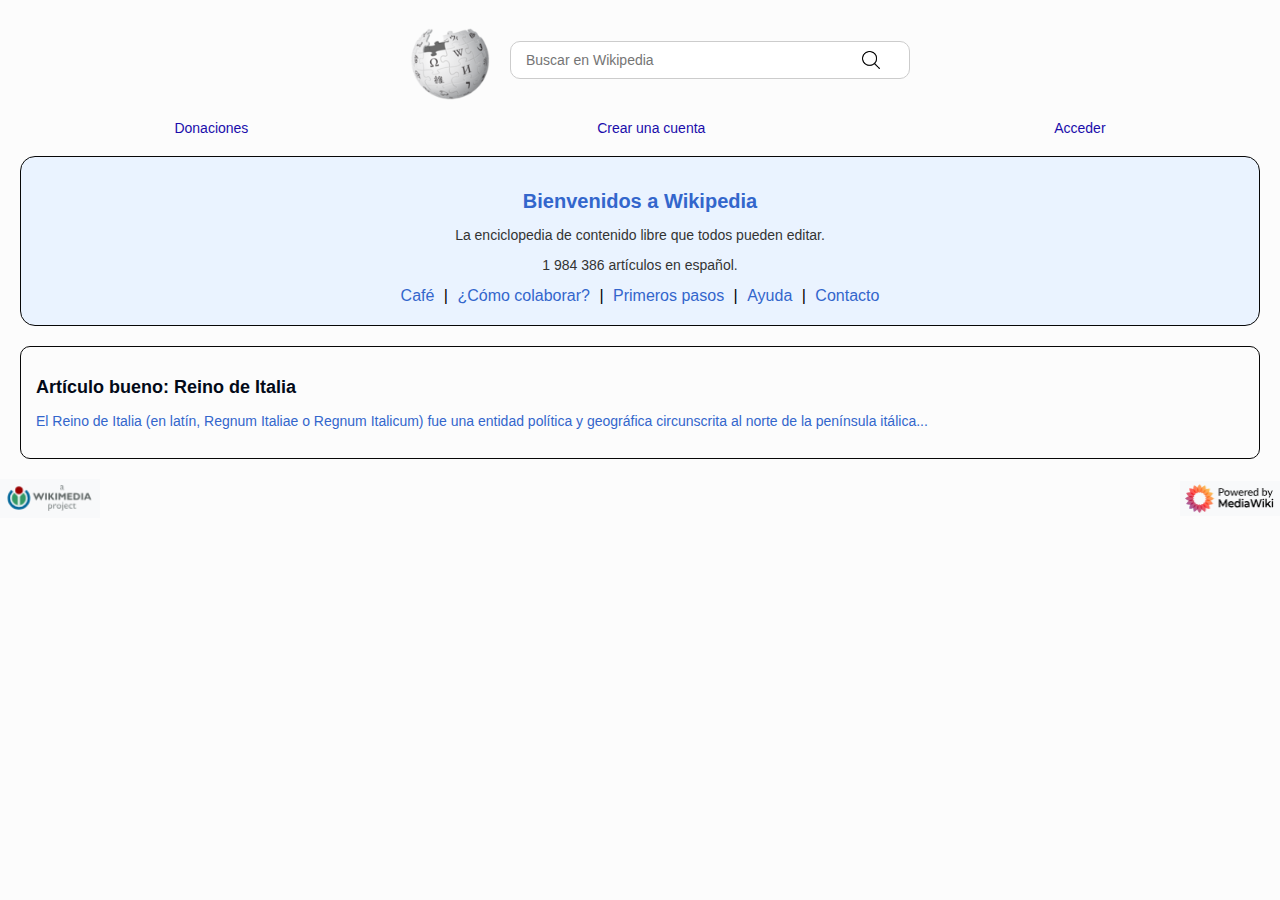
<file: index.html>
<!DOCTYPE html>
<html lang="es">

<head>
    <meta charset="UTF-8">
    <meta name="viewport" content="width=device-width, initial-scale=1.0">
    <title>Wikipedia</title>
    <link rel="stylesheet" href="Styles.css">
</head>

<body>
   

    <!-- Contenedor principal -->
    <div class="container">
        <header>
            <img src="imagenes/Wikipedia-logo.png" alt="Wikipedia Logo">
            <div class="search-bar">
                <input type="text" placeholder="Buscar en Wikipedia">
                <a href="Proyecto1.html">
                    <img src="imagenes/lupa.png" alt="Search Icon">
                </a>
            </div>
        </header>

        <nav class="nav-links">
            <a href="#">Donaciones</a>
            <a href="#">Crear una cuenta</a>
            <a href="#">Acceder</a>
        </nav>

        <div class="welcome-section">
            <h1>Bienvenidos a Wikipedia</h1>
            <p>La enciclopedia de contenido libre que todos pueden editar.</p>
            <p>1 984 386 artículos en español.</p>
            <div>
                <a href="#">Café</a> |
                <a href="#">¿Cómo colaborar?</a> |
                <a href="#">Primeros pasos</a> |
                <a href="#">Ayuda</a> |
                <a href="#">Contacto</a>
            </div>
        </div>

        <div class="article-section">
            <h2>Artículo bueno: Reino de Italia</h2>
            <p>El Reino de Italia (en latín, Regnum Italiae o Regnum Italicum) fue una entidad política y geográfica circunscrita al norte de la península itálica...</p>
        </div>

        <footer>
            <img src="imagenes/wiki-logo.png" alt="Wikimedia Logo">
            <img src="imagenes/wiki-logo1.png" alt="Powered by MediaWiki">
        </footer>
    </div>
</body>

</html>
</file>
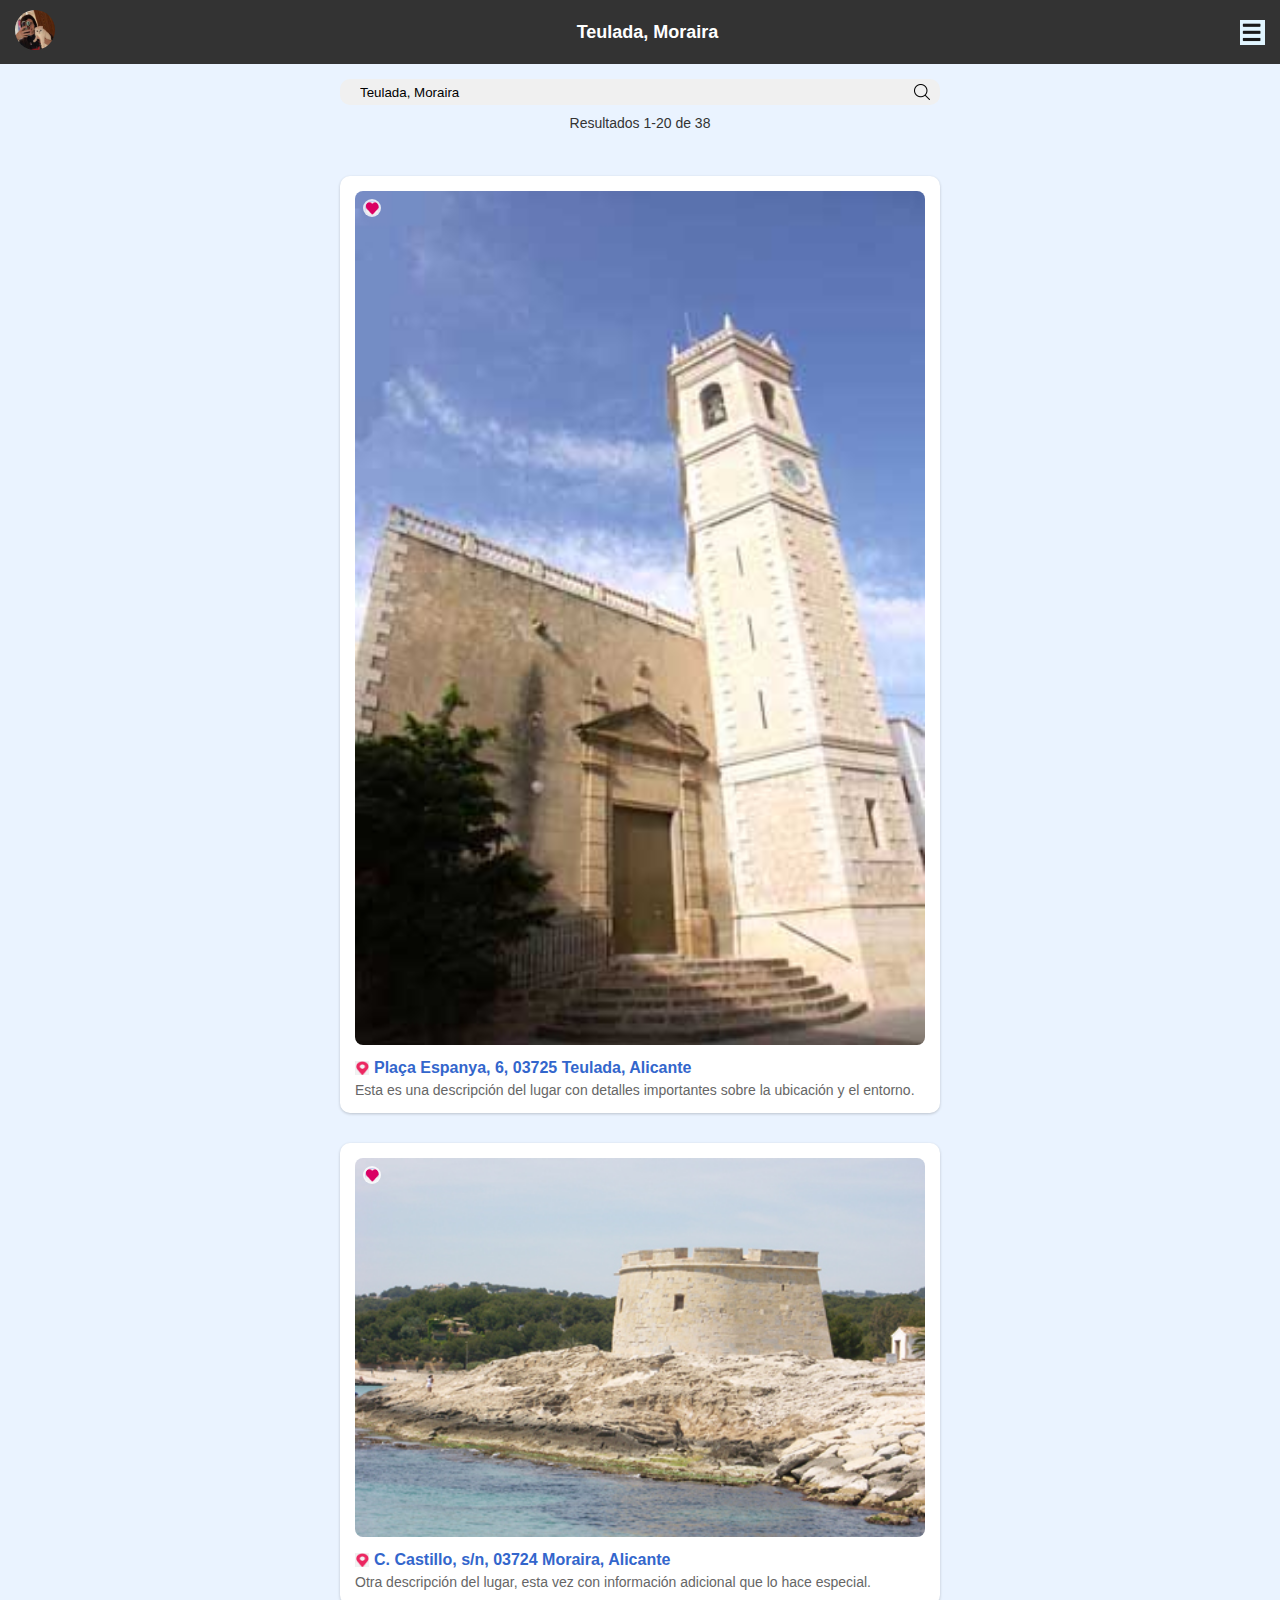
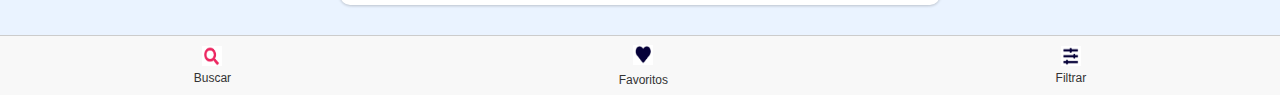
<file: Proyecto1.html>
<!DOCTYPE html>
<html lang="es">
<head>
    <meta charset="UTF-8">
    <meta name="viewport" content="width=device-width, initial-scale=1.0">
    <title>Resultados de Búsqueda</title>
    <link rel="stylesheet" href="Styles1.css">
</head>
<body>
    <!-- Barra superior -->
    <header class="top-bar">
        <a href="Proyecto4.html">
        <img class="profile-pic" src="imagenes/perfil.jpg" alt="Foto de perfil">
    </a>
        <h1>Teulada, Moraira</h1>
        <img class="menu-icon" src="imagenes/filtro1.png" alt="Icono de menú">
    </header>

    <!-- Barra de búsqueda -->
    <div class="search-container">
        <div class="search-bar">
            <input type="text" placeholder="Buscar..." value="Teulada, Moraira">
            <img class="close-icon" src="imagenes/lupa.png" alt="Icono cerrar búsqueda">
        </div>
        <p class="result-count">Resultados 1-20 de 38</p>
    </div>

    <!-- Resultados de búsqueda -->
    <main class="results">
        <div class="search-result">
            <div class="image-container">
                <a href="Proyecto2.html">
                <img src="imagenes/reloj.jpg" alt="Lugar 1" class="result-img">
            </a>
                <img class="favorite-icon" src="imagenes/corazon.png" alt="Icono de favorito">
            </div>
            <div class="result-info">
                <div class="location">
                    <img class="location-icon" src="imagenes/recorte.png" alt="Icono ubicación">
                    <h2>Plaça Espanya, 6, 03725 Teulada, Alicante</h2>
                </div>
                <p>Esta es una descripción del lugar con detalles importantes sobre la ubicación y el entorno.</p>
            </div>
        </div>

        <div class="search-result">
            <div class="image-container">
                <img src="imagenes/Castillo.jpg" alt="Lugar 2" class="result-img">
                <img class="favorite-icon" src="imagenes/corazon.png" alt="Icono de favorito">
            </div>
            <div class="result-info">
                <div class="location">
                    <img class="location-icon" src="imagenes/recorte.png" alt="Icono ubicación">
                    <h2>C. Castillo, s/n, 03724 Moraira, Alicante</h2>
                </div>
                <p>Otra descripción del lugar, esta vez con información adicional que lo hace especial.</p>
            </div>
        </div>
    </main>

    <!-- Barra de navegación inferior -->
    <footer class="bottom-nav">
        <div class="nav-item">
            <img src="imagenes/buscar.png" alt="Buscar">
            <p>Buscar</p>
        </div>
        <div class="nav-item">
            <a href="Proyecto5.html">
            <img src="imagenes/gusta.png" alt="Guardar">
        </a>
            <p>Favoritos</p>
        </div>
        <div class="nav-item">
            <img src="imagenes/filtrar.png" alt="Filtrar">
            <p>Filtrar</p>
        </div>
    </footer>
</body>
</html>
</file>
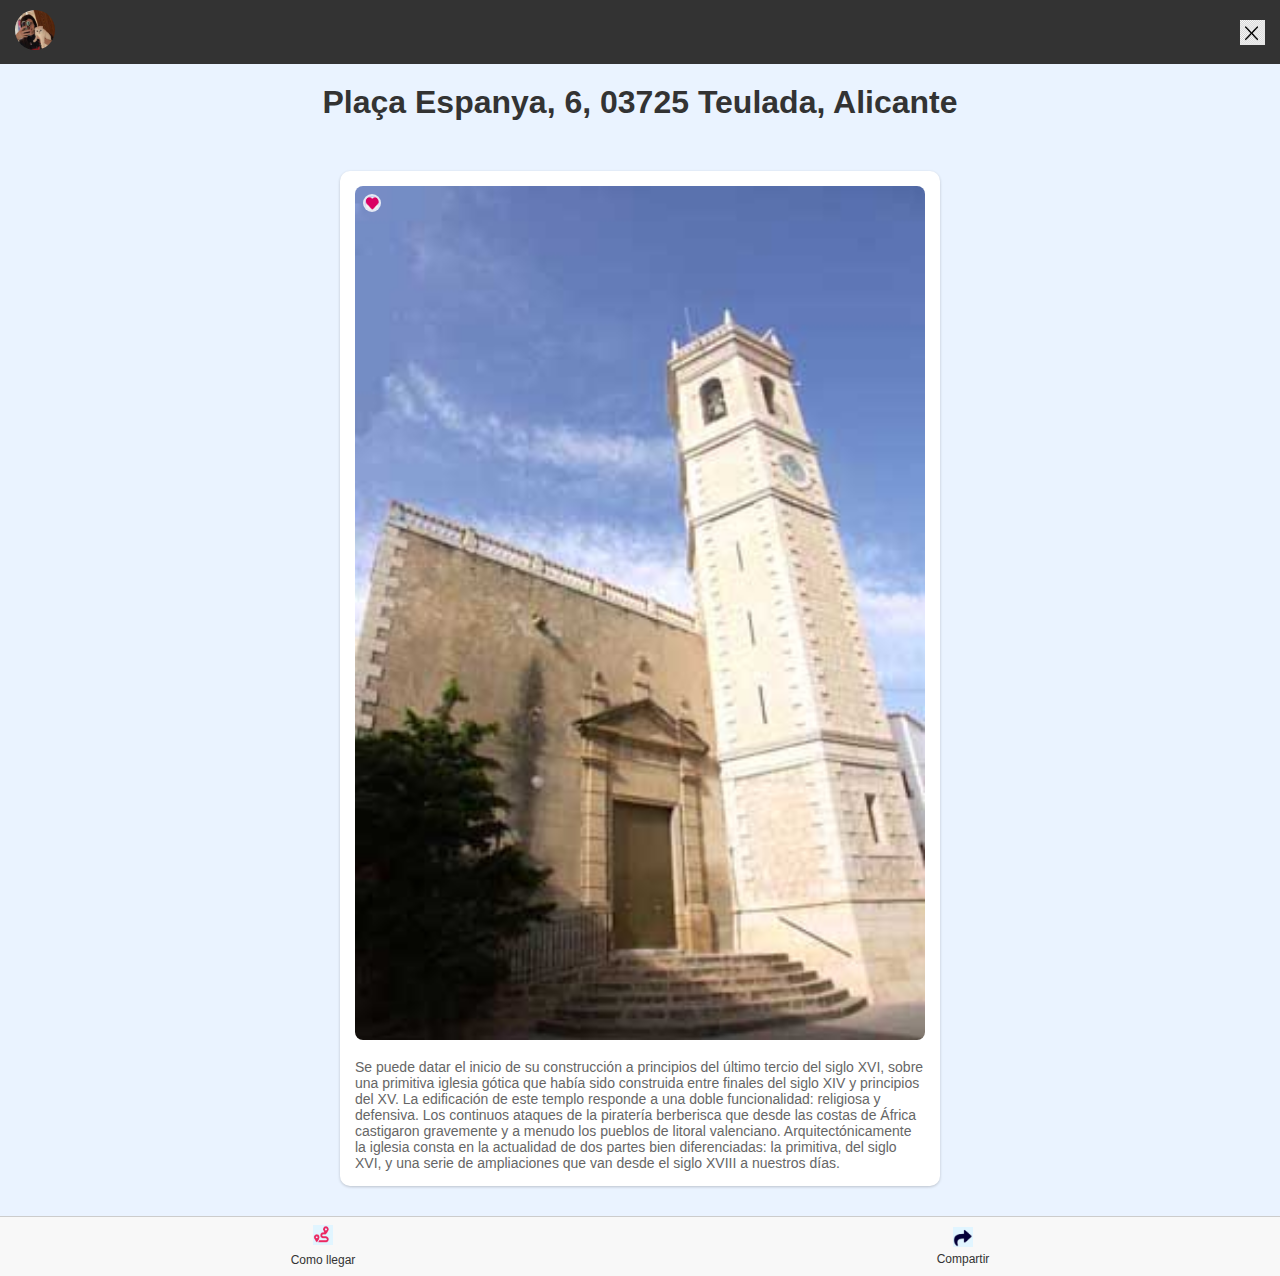
<file: Proyecto2.html>
<!DOCTYPE html>
<html lang="es">
<head>
    <meta charset="UTF-8">
    <meta name="viewport" content="width=device-width, initial-scale=1.0">
    <title>Resultados de Búsqueda</title>
    <link rel="stylesheet" href="Styles2.css">
</head>
<body>
    <!-- Barra superior -->
    <header class="top-bar">
        <a href="Proyecto4.html"> 
        <img class="profile-pic" src="imagenes/perfil.jpg" alt="Foto de perfil">
    </a>
        <img class="menu-icon" src="imagenes/x.png" alt="Icono de menú">
    </header>

    
    <h1>Plaça Espanya, 6, 03725 Teulada, Alicante</h1>
    <!-- Resultados de búsqueda -->
    <main class="results">
        <div class="search-result">
            <div class="image-container">
                <img src="imagenes/reloj.jpg" alt="Lugar 1" class="result-img">
                <img class="favorite-icon" src="imagenes/corazon.png" alt="Icono de favorito">
            </div>
            <div class="result-info">
                
                <p>Se puede datar el inicio de su construcción a principios del último tercio del siglo XVI, sobre una primitiva iglesia gótica que había sido construida entre finales del siglo XIV y principios del XV. La edificación de este templo responde a una doble funcionalidad: religiosa y defensiva. Los continuos ataques de la piratería berberisca que desde las costas de África castigaron gravemente y a menudo los pueblos de litoral valenciano. Arquitectónicamente la iglesia consta en la actualidad de dos partes bien diferenciadas: la primitiva, del siglo XVI, y una serie de ampliaciones que van desde el siglo XVIII a nuestros días.</p>
            </div>
        </div>

        
    </main>

    <!-- Barra de navegación inferior -->
    <footer class="bottom-nav">
        <div class="nav-item">
            <a href="Proyecto3.html">
            <img src="imagenes/llegar.PNG" alt="Buscar">
        </a>
            <p>Como llegar</p>
                
        </div>
        
        <div class="nav-item">
            <img src="imagenes/compartir.PNG" alt="Filtrar">
            <p>Compartir</p>
        </div>
    </footer>
</body>
</html>
</file>
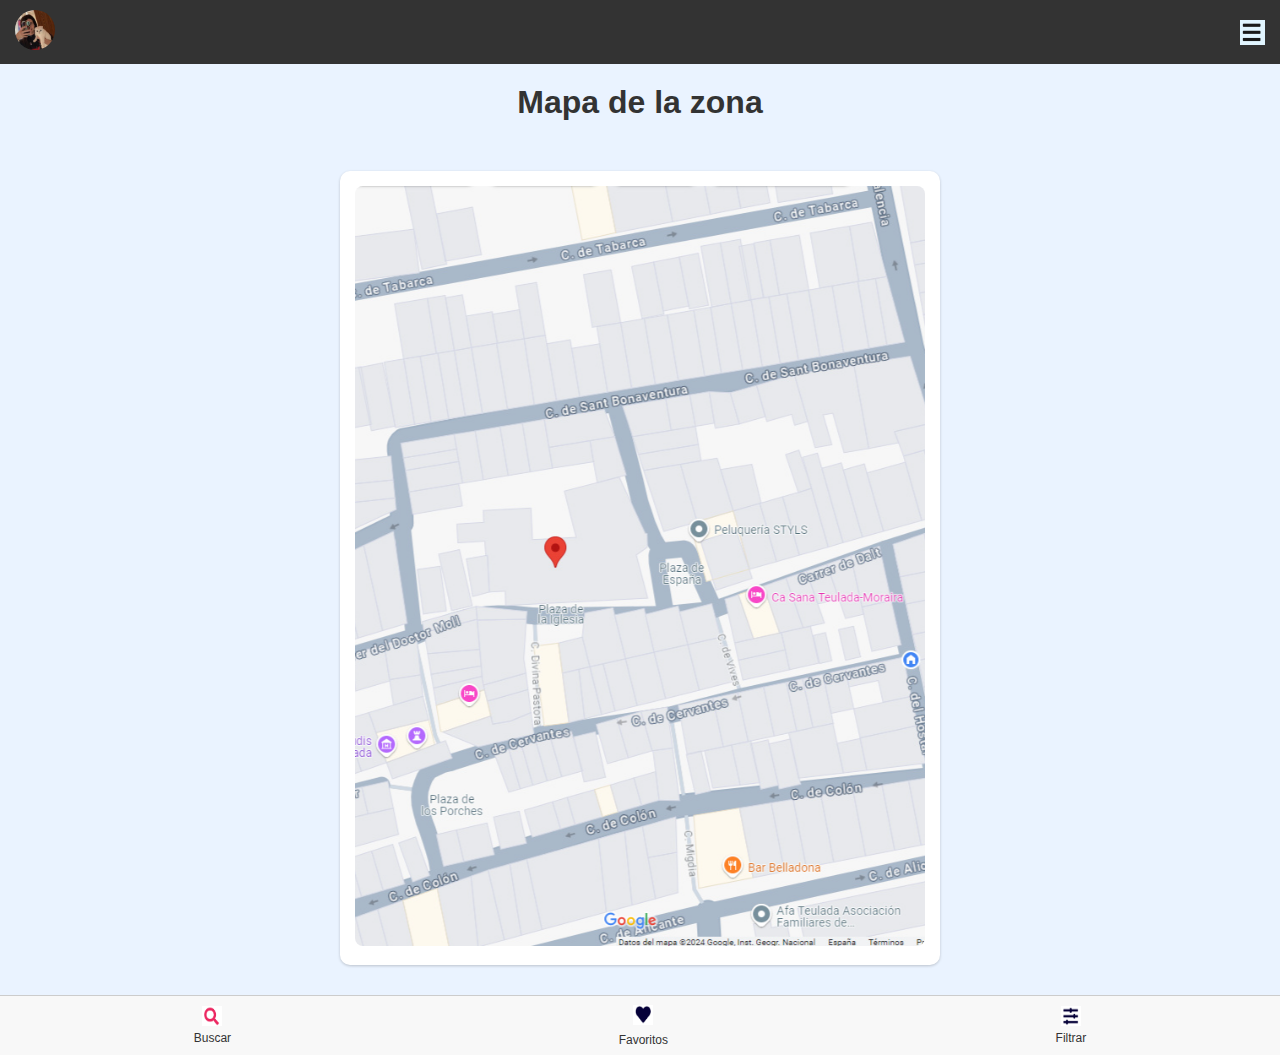
<file: Proyecto3.html>
<!DOCTYPE html>
<html lang="es">
<head>
    <meta charset="UTF-8">
    <meta name="viewport" content="width=device-width, initial-scale=1.0">
    <title>Resultados de Búsqueda</title>
    <link rel="stylesheet" href="Styles3.css">
</head>
<body>
    <!-- Barra superior -->
    <header class="top-bar">
        <a href="Proyecto4.html"> 
        <img class="profile-pic" src="imagenes/perfil.jpg" alt="Foto de perfil">
        </a>
        <img class="menu-icon" src="imagenes/filtro1.png" alt="Icono de menú">
    </header>

    
    <h1>Mapa de la zona</h1>
    <!-- Resultados de búsqueda -->
    <main class="results">
        <div class="search-result">
            <div class="image-container">
                <img src="imagenes/mapa.png" alt="Lugar 1" class="result-img">
                
            </div>
            
                
        </div>

        
    </main>

    <!-- Barra de navegación inferior -->
    <footer class="bottom-nav">
        <div class="nav-item">
            <img src="imagenes/buscar.png" alt="Buscar">
            <p>Buscar</p>
        </div>
        <div class="nav-item">
            <a href="Proyecto5.html">
            <img src="imagenes/gusta.png" alt="Buscar">
        </a>
            <p>Favoritos</p>
        </div>
        
        <div class="nav-item">
            <img src="imagenes/filtrar.png" alt="Buscar">
            <p>Filtrar</p>
        </div>
    </footer>
</body>
</html>
</file>
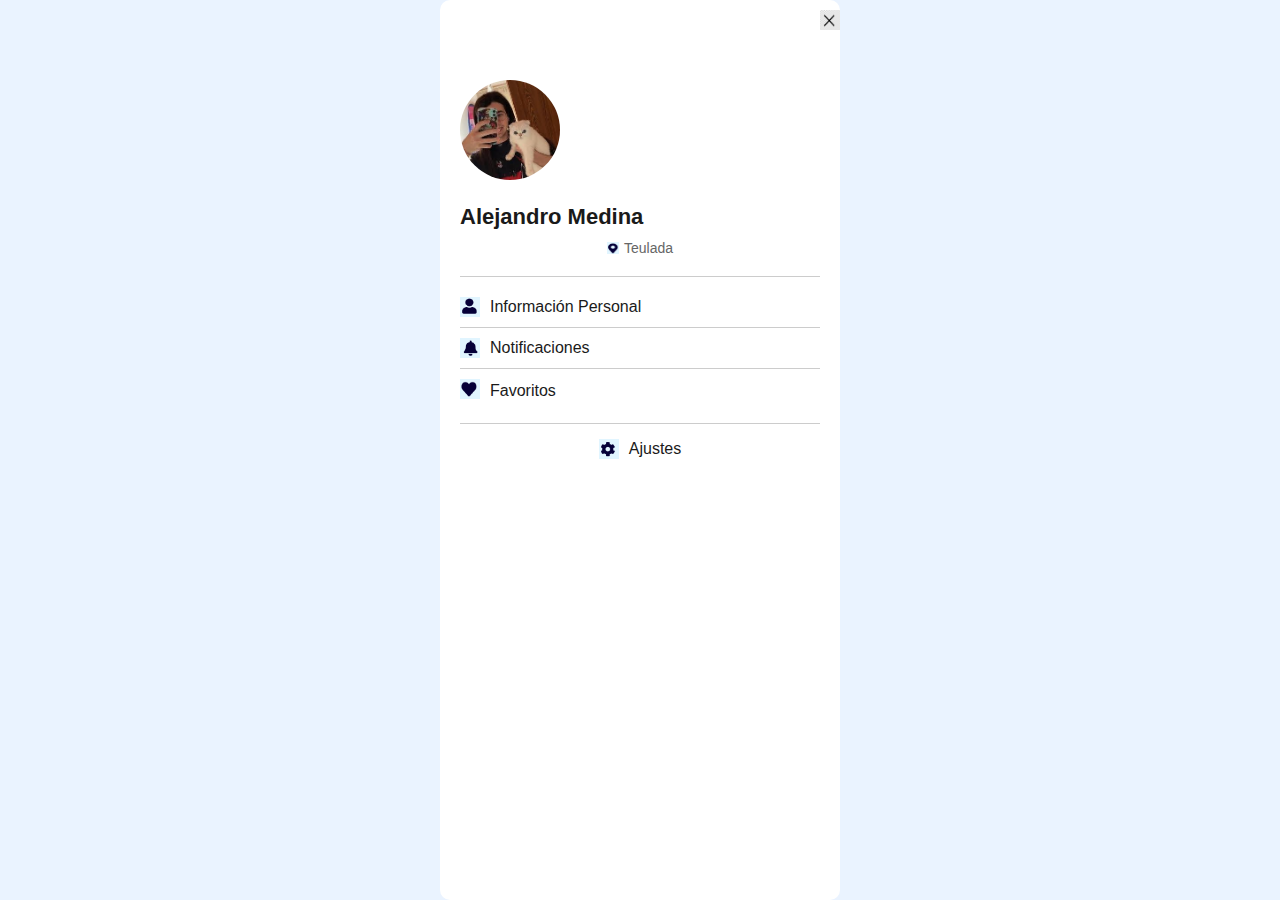
<file: Proyecto4.html>
<!DOCTYPE html>
<html lang="es">
<head>
    <meta charset="UTF-8">
    <meta name="viewport" content="width=device-width, initial-scale=1.0">
    <title>Perfil de Usuario</title>
    <link rel="stylesheet" href="Styles4.css">
</head>
<body>
    <!-- Sección de perfil -->
    <main class="profile-section">
        <!-- Barra superior con el icono de cerrar -->
        <header class="top-bar">
            <a href="Proyecto.html">
            <img class="close-icon" src="imagenes/x.png" alt="Cerrar">
        </a>
        </header>
        
        <img class="profile-pic" src="imagenes/perfil.jpg" alt="Foto de perfil">
        <h1>Alejandro Medina</h1>
        <p class="location">
            <img class="location-icon" src="imagenes/localizacion.PNG" alt="Ubicación"> 
            Teulada
        </p>

        <div class="options">
            <div class="option">
                <img src="imagenes/Personal.PNG" alt="Información Personal">
                <span>Información Personal</span>
            </div>
            <div class="option">
                <img src="imagenes/Notificaciones.PNG" alt="Notificaciones">
                <span>Notificaciones</span>
            </div>
            <div class="option">
                <a href="Proyecto5.html">
                <img src="imagenes/Favoritos.PNG" alt="Favoritos">
            </a>
                <span>Favoritos</span>
            </div>
        </div>

        <div class="settings">
            <img src="imagenes/Ajustes.PNG" alt="Ajustes">
            <span>Ajustes</span>
        </div>
    </main>
</body>
</html>
</file>
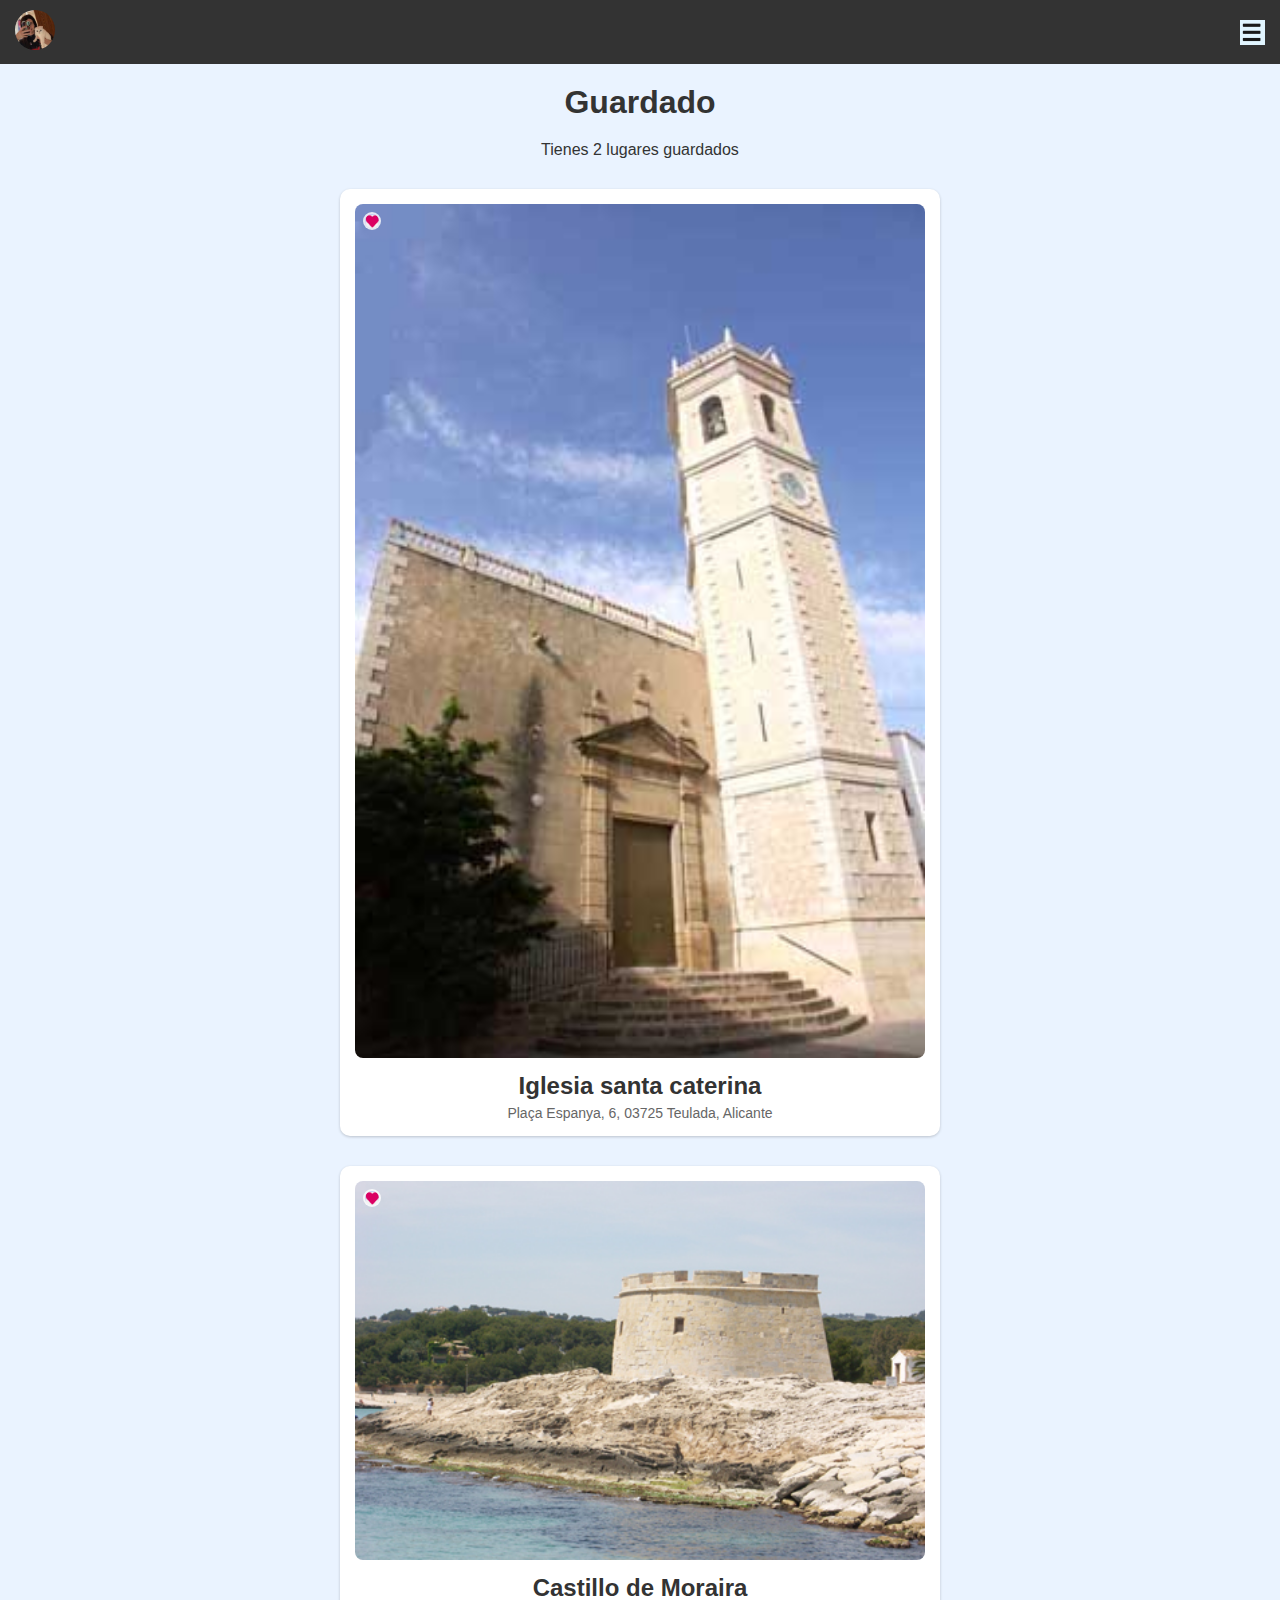
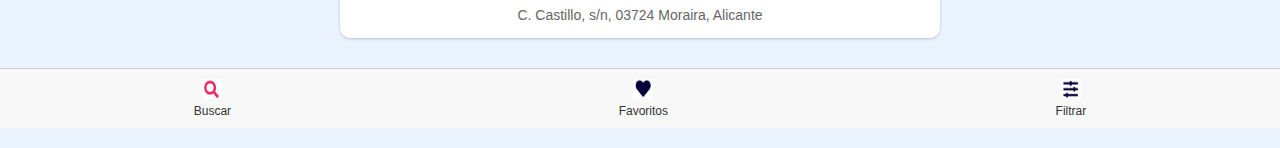
<file: Proyecto5.html>
<!DOCTYPE html>
<html lang="es">
<head>
    <meta charset="UTF-8">
    <meta name="viewport" content="width=device-width, initial-scale=1.0">
    <title>Resultados de Búsqueda</title>
    <link rel="stylesheet" href="Styles5.css">
</head>
<body>
    <!-- Barra superior -->
    <header class="top-bar">
        <a href="Proyecto4.html">
        <img class="profile-pic" src="imagenes/perfil.jpg" alt="Foto de perfil">
    </a>
       
        <img class="menu-icon" src="imagenes/filtro1.png" alt="Icono de menú">
    </header>
    <h1>Guardado</h1>
    <div class="descripcion"
    <p> Tienes 2 lugares guardados</p>

    <!-- Resultados de búsqueda -->
    <main class="results">
        <div class="search-result">
            <div class="image-container">
                <a href="Proyecto2.html">
                <img src="imagenes/reloj.jpg" alt="Lugar 1" class="result-img">
            </a>
                <img class="favorite-icon" src="imagenes/corazon.png" alt="Icono de favorito">
            </div>
            <div class="result-info">
                
                    <h2>Iglesia santa caterina</h2>
                    <p>Plaça Espanya, 6, 03725 Teulada, Alicante</p>
               
                
            </div>
        </div>

        <div class="search-result">
            <div class="image-container">
                <img src="imagenes/Castillo.jpg" alt="Lugar 2" class="result-img">
                <img class="favorite-icon" src="imagenes/corazon.png" alt="Icono de favorito">
            </div>
            <div class="result-info">
                
                    <h2>Castillo de Moraira</h2>
                
                <p>C. Castillo, s/n, 03724 Moraira, Alicante</p>
            </div>
        </div>
    </main>

    <!-- Barra de navegación inferior -->
    <footer class="bottom-nav">
        <div class="nav-item">
            <img src="imagenes/buscar.png" alt="Buscar">
            <p>Buscar</p>
        </div>
        <div class="nav-item">
            <img src="imagenes/gusta.png" alt="Guardar">
            <p>Favoritos</p>
        </div>
        <div class="nav-item">
            <img src="imagenes/filtrar.png" alt="Filtrar">
            <p>Filtrar</p>
        </div>
    </footer>
</body>
</html>
</file>
<file: Styles.css>
/* Estilos globales */
body {
    font-family: Arial, sans-serif;
    margin: 0;
    padding: 0;
    background-color: #fcfcfc;
    text-align: center;
    display: flex;
    flex-direction: column;
    height: 100vh;
    width: 100%;
    overflow-x: hidden; /* Elimina la barra de desplazamiento horizontal */
    box-sizing: border-box;
}

/* Header con logo y barra de búsqueda */
header {
    display: flex;
    justify-content: center; /* Centra todo el contenido dentro del header */
    align-items: center;
    margin: 20px;
    width: 100%;
    box-sizing: border-box;
}

header img {
    width: 80px; /* Ajusta el tamaño del logo */
    margin-right: 20px; /* Espacio entre el logo y la barra de búsqueda */
}

.search-bar {
    position: relative;
    width: 100%;
    max-width: 400px; /* Ampliamos el ancho máximo de la barra de búsqueda */
}

.search-bar input {
    width: 100%;
    padding: 10px 45px 10px 15px; /* Aumentamos el padding derecho a 45px para la lupa */
    border: 1px solid #ccc;
    border-radius: 10px;
    font-size: 14px;
    box-sizing: border-box; /* Incluye el padding en el cálculo del ancho */
}

.search-bar img {
    position: absolute;
    right: 10px; /* Posiciona la lupa a la derecha sin que se recorte */
    top: 50%;
    transform: translateY(-50%);
    width: 18px; /* Ajusta el tamaño de la lupa */
    height: 18px; /* Ajusta el tamaño de la lupa */
    object-fit: contain; /* Asegura que la imagen de la lupa no se deforme */
}

/* Links de navegación */
.nav-links {
    display: flex;
    justify-content: space-around;
    margin-bottom: 20px;
    width: 100%;
    box-sizing: border-box;
}

.nav-links a {
    text-decoration: none;
    color: #1a0dab;
    font-size: 14px;
    margin: 0 10px;
}

/* Sección de bienvenida */
.welcome-section {
    background-color: #eaf3ff;
    padding: 20px;
    margin: 20px 0;
    border-radius: 15px;
    border: 1px solid #070707;
    width: calc(100% - 40px);
    margin-left: auto;
    margin-right: auto;
    box-sizing: border-box;
}

.welcome-section h1 {
    color: #3366cc;
    font-size: 20px;
}

.welcome-section p {
    font-size: 14px;
    color: #333;
}

.welcome-section a {
    text-decoration: none;
    color: #3366cc;
    margin: 0 5px;
}

/* Sección de artículos */
.article-section {
    text-align: left;
    border: 1px solid #070707;
    border-radius: 10px;
    padding: 15px;
    margin: 20px 0;
    width: calc(100% - 40px);
    margin-left: auto;
    margin-right: auto;
    box-sizing: border-box;
}

.article-section h2 {
    font-size: 18px;
    color: #030a18;
}

.article-section p {
    font-size: 14px;
    color: #3366cc;
}

/* Footer con los logos */
footer {
    display: flex;
    justify-content: space-between;
    align-items: center;
    font-size: 12px;
    margin-top: auto;
    width: 100%;
    box-sizing: border-box;
}

footer img {
    width: 100px;
}

/* Estilos Responsivos */
@media (max-width: 768px) {
    .search-bar {
        max-width: 100%;
    }

    .welcome-section h1 {
        font-size: 18px;
    }

    .article-section h2 {
        font-size: 16px;
    }
}

@media (max-width: 480px) {
    header img {
        width: 60px;
    }

    .search-bar input {
        padding: 8px;
    }

    .nav-links a {
        font-size: 12px;
    }

    .welcome-section h1 {
        font-size: 16px;
    }

    .welcome-section p,
    .article-section p {
        font-size: 12px;
    }

    footer img {
        width: 80px;
    }
}
</file>
<file: Styles1.css>
/* Estilos globales */
* {
    box-sizing: border-box;
    margin: 0;
    padding: 0;
}

body {
    font-family: Arial, sans-serif;
    background-color: #eaf3ff;
}

/* Barra superior */
.top-bar {
    background-color: #333;
    color: white;
    padding: 10px 15px;
    display: flex;
    align-items: center;
    justify-content: space-between;
}

.profile-pic {
    width: 40px;
    height: 40px;
    border-radius: 50%;
}

.menu-icon {
    width: 25px;
    height: 25px;
}

.top-bar h1 {
    font-size: 18px;
    margin: 0;
}

/* Contenedor de búsqueda */
.search-container {
    text-align: center;
    padding: 15px;
    width: 100%;
}

.search-bar {
    display: flex;
    align-items: center;
    background-color: #f0f0f0;
    border-radius: 10px;
    padding: 5px 10px;
    width: 90%;
    max-width: 600px;
    margin: 0 auto;
}

.search-bar input {
    border: none;
    background: transparent;
    outline: none;
    flex: 1;
    padding-left: 10px;
}

.close-icon {
    width: 16px;
    height: 16px;
    cursor: pointer;
}

.result-count {
    font-size: 14px;
    color: #333;
    margin-top: 10px;
}

/* Resultados de búsqueda */
.results {
    display: flex;
    flex-direction: column;
    align-items: center;
    padding: 15px;
}

.search-result {
    background-color: #ffffff;
    border-radius: 10px;
    margin: 15px 0;
    padding: 15px;
    width: 90%;
    max-width: 600px;
    box-shadow: 0 1px 3px rgba(0, 0, 0, 0.2);
    position: relative;
    display: flex;
    flex-direction: column;
    align-items: center;
}

.image-container {
    position: relative;
    width: 100%;
}

.result-img {
    width: 100%;
    height: auto;
    border-radius: 8px;
}

.favorite-icon {
    width: 18px;
    height: 18px;
    position: absolute;
    top: 8px;
    left: 8px;
    background-color: rgba(255, 255, 255, 0.8);
    border-radius: 50%;
    padding: 2px;
    cursor: pointer;
    z-index: 1;
}

.result-info {
    width: 100%;
    padding-top: 10px;
}

/* Contenedor de ubicación y dirección */
.location {
    display: flex;
    align-items: center;
    margin-bottom: 5px;
}

.location-icon {
    width: 14px;
    height: 14px;
    margin-right: 5px;
}

.location h2 {
    font-size: 16px;
    color: #3366cc;
    margin: 0;
}

.result-info p {
    font-size: 14px;
    color: #666;
    margin-top: 5px;
}

/* Barra de navegación inferior */
.bottom-nav {
    background-color: #f8f8f8;
    height: 60px;
    display: flex;
    justify-content: space-around;
    align-items: center;
    border-top: 1px solid #ccc;
}

.nav-item {
    display: flex;
    flex-direction: column;
    align-items: center;
    font-size: 12px;
    color: #333;
}

.nav-item img {
    width: 20px;
    height: 20px;
    margin-bottom: 5px;
}

/* Estilos Responsivos */
@media (max-width: 768px) {
    .search-bar {
        width: 95%;
        padding: 5px;
    }

    .search-result {
        width: 95%;
    }

    .top-bar h1 {
        font-size: 16px;
    }
    
    .location h2 {
        font-size: 14px;
    }

    .result-info p {
        font-size: 13px;
    }

    .menu-icon,
    .profile-pic,
    .location-icon,
    .favorite-icon {
        width: 20px;
        height: 20px;
    }

    .bottom-nav {
        height: 50px;
    }

    .nav-item {
        font-size: 10px;
    }

    .nav-item img {
        width: 18px;
        height: 18px;
    }
}

@media (max-width: 480px) {
    .top-bar {
        padding: 8px 10px;
    }

    .search-bar {
        padding: 4px 8px;
    }

    .top-bar h1 {
        font-size: 14px;
    }

    .location h2 {
        font-size: 13px;
    }

    .nav-item p {
        display: none;
    }
}
</file>
<file: Styles2.css>
/* Estilos globales */
* {
    box-sizing: border-box;
    margin: 0;
    padding: 0;
}

body {
    font-family: Arial, sans-serif;
    background-color: #eaf3ff;
}

/* Barra superior */
.top-bar {
    background-color: #333;
    color: white;
    padding: 10px 15px;
    display: flex;
    align-items: center;
    justify-content: space-between;
}
h1 {
    font-size: 32px;
    color: #333;
    text-align: center; /* Centra el texto dentro del h1 */
    margin: 20px 0; /* Añade espacio arriba y abajo */
    width: 100%; /* Asegura que el h1 ocupe todo el ancho disponible */
}
.profile-pic {
    width: 40px;
    height: 40px;
    border-radius: 50%;
}

.menu-icon {
    width: 25px;
    height: 25px;
}

.top-bar h1 {
    font-size: 18px;
    margin: 0;
}

/* Contenedor de búsqueda */
.search-container {
    text-align: center;
    padding: 15px;
    width: 100%;
}

.search-bar {
    display: flex;
    align-items: center;
    background-color: #f0f0f0;
    border-radius: 10px;
    padding: 5px 10px;
    width: 90%;
    max-width: 600px;
    margin: 0 auto;
}

.search-bar input {
    border: none;
    background: transparent;
    outline: none;
    flex: 1;
    padding-left: 10px;
}

.close-icon {
    width: 16px;
    height: 16px;
    cursor: pointer;
}

.result-count {
    font-size: 14px;
    color: #333;
    margin-top: 10px;
}

/* Resultados de búsqueda */
.results {
    display: flex;
    flex-direction: column;
    align-items: center;
    padding: 15px;
}

.search-result {
    background-color: #ffffff;
    border-radius: 10px;
    margin: 15px 0;
    padding: 15px;
    width: 90%;
    max-width: 600px;
    box-shadow: 0 1px 3px rgba(0, 0, 0, 0.2);
    position: relative;
    display: flex;
    flex-direction: column;
    align-items: center;
}

.image-container {
    position: relative;
    width: 100%;
}

.result-img {
    width: 100%;
    height: auto;
    border-radius: 8px;
}

.favorite-icon {
    width: 18px;
    height: 18px;
    position: absolute;
    top: 8px;
    left: 8px;
    background-color: rgba(255, 255, 255, 0.8);
    border-radius: 50%;
    padding: 2px;
    cursor: pointer;
    z-index: 1;
}

.result-info {
    width: 100%;
    padding-top: 10px;
}

/* Contenedor de ubicación y dirección */
.location {
    display: flex;
    align-items: center;
    margin-bottom: 5px;
}

.location-icon {
    width: 14px;
    height: 14px;
    margin-right: 5px;
}

.location h2 {
    font-size: 16px;
    color: #3366cc;
    margin: 0;
}

.result-info p {
    font-size: 14px;
    color: #666;
    margin-top: 5px;
}

/* Barra de navegación inferior */
.bottom-nav {
    background-color: #f8f8f8;
    height: 60px;
    display: flex;
    justify-content: space-around;
    align-items: center;
    border-top: 1px solid #ccc;
}

.nav-item {
    display: flex;
    flex-direction: column;
    align-items: center;
    font-size: 12px;
    color: #333;
}

.nav-item img {
    width: 20px;
    height: 20px;
    margin-bottom: 5px;
}

/* Estilos Responsivos */
@media (max-width: 768px) {
    .search-bar {
        width: 95%;
        padding: 5px;
    }

    .search-result {
        width: 95%;
    }

    .top-bar h1 {
        font-size: 16px;
    }
    
    .location h2 {
        font-size: 14px;
    }

    .result-info p {
        font-size: 13px;
    }

    .menu-icon,
    .profile-pic,
    .location-icon,
    .favorite-icon {
        width: 20px;
        height: 20px;
    }

    .bottom-nav {
        height: 50px;
    }

    .nav-item {
        font-size: 10px;
    }

    .nav-item img {
        width: 18px;
        height: 18px;
    }
}

@media (max-width: 480px) {
    .top-bar {
        padding: 8px 10px;
    }

    .search-bar {
        padding: 4px 8px;
    }

    .top-bar h1 {
        font-size: 14px;
    }

    .location h2 {
        font-size: 13px;
    }

    .nav-item p {
        display: none;
    }
}
</file>
<file: Styles3.css>
/* Estilos globales */
* {
    box-sizing: border-box;
    margin: 0;
    padding: 0;
}

body {
    font-family: Arial, sans-serif;
    background-color: #eaf3ff;
}

/* Barra superior */
.top-bar {
    background-color: #333;
    color: white;
    padding: 10px 15px;
    display: flex;
    align-items: center;
    justify-content: space-between;
}
h1 {
    font-size: 32px;
    color: #333;
    text-align: center; /* Centra el texto dentro del h1 */
    margin: 20px 0; /* Añade espacio arriba y abajo */
    width: 100%; /* Asegura que el h1 ocupe todo el ancho disponible */
}
.profile-pic {
    width: 40px;
    height: 40px;
    border-radius: 50%;
}

.menu-icon {
    width: 25px;
    height: 25px;
}

.top-bar h1 {
    font-size: 18px;
    margin: 0;
}

/* Contenedor de búsqueda */
.search-container {
    text-align: center;
    padding: 15px;
    width: 100%;
}

.search-bar {
    display: flex;
    align-items: center;
    background-color: #f0f0f0;
    border-radius: 10px;
    padding: 5px 10px;
    width: 90%;
    max-width: 600px;
    margin: 0 auto;
}

.search-bar input {
    border: none;
    background: transparent;
    outline: none;
    flex: 1;
    padding-left: 10px;
}

.close-icon {
    width: 16px;
    height: 16px;
    cursor: pointer;
}

.result-count {
    font-size: 14px;
    color: #333;
    margin-top: 10px;
}

/* Resultados de búsqueda */
.results {
    display: flex;
    flex-direction: column;
    align-items: center;
    padding: 15px;
}

.search-result {
    background-color: #ffffff;
    border-radius: 10px;
    margin: 15px 0;
    padding: 15px;
    width: 90%;
    max-width: 600px;
    box-shadow: 0 1px 3px rgba(0, 0, 0, 0.2);
    position: relative;
    display: flex;
    flex-direction: column;
    align-items: center;
}

.image-container {
    position: relative;
    width: 100%;
}

.result-img {
    width: 100%;
    height: auto;
    border-radius: 8px;
}

.favorite-icon {
    width: 18px;
    height: 18px;
    position: absolute;
    top: 8px;
    left: 8px;
    background-color: rgba(255, 255, 255, 0.8);
    border-radius: 50%;
    padding: 2px;
    cursor: pointer;
    z-index: 1;
}

.result-info {
    width: 100%;
    padding-top: 10px;
}

/* Contenedor de ubicación y dirección */
.location {
    display: flex;
    align-items: center;
    margin-bottom: 5px;
}

.location-icon {
    width: 14px;
    height: 14px;
    margin-right: 5px;
}

.location h2 {
    font-size: 16px;
    color: #3366cc;
    margin: 0;
}

.result-info p {
    font-size: 14px;
    color: #666;
    margin-top: 5px;
}

/* Barra de navegación inferior */
.bottom-nav {
    background-color: #f8f8f8;
    height: 60px;
    display: flex;
    justify-content: space-around;
    align-items: center;
    border-top: 1px solid #ccc;
}

.nav-item {
    display: flex;
    flex-direction: column;
    align-items: center;
    font-size: 12px;
    color: #333;
}

.nav-item img {
    width: 20px;
    height: 20px;
    margin-bottom: 5px;
}

/* Estilos Responsivos */
@media (max-width: 768px) {
    .search-bar {
        width: 95%;
        padding: 5px;
    }

    .search-result {
        width: 95%;
    }

    .top-bar h1 {
        font-size: 16px;
    }
    
    .location h2 {
        font-size: 14px;
    }

    .result-info p {
        font-size: 13px;
    }

    .menu-icon,
    .profile-pic,
    .location-icon,
    .favorite-icon {
        width: 20px;
        height: 20px;
    }

    .bottom-nav {
        height: 50px;
    }

    .nav-item {
        font-size: 10px;
    }

    .nav-item img {
        width: 18px;
        height: 18px;
    }
}

@media (max-width: 480px) {
    .top-bar {
        padding: 8px 10px;
    }

    .search-bar {
        padding: 4px 8px;
    }

    .top-bar h1 {
        font-size: 14px;
    }

    .location h2 {
        font-size: 13px;
    }

    .nav-item p {
        display: none;
    }
}
</file>
<file: Styles4.css>
/* Estilos globales */
* {
    box-sizing: border-box;
    margin: 0; /* Eliminar márgenes */
    padding: 0; /* Eliminar relleno */
}

html, body {
    height: 100%; /* Asegurar que el body ocupe toda la altura */
}

body {
    font-family: Arial, sans-serif;
    background-color: #eaf3ff; /* Fondo de la página */
    display: flex;
    justify-content: center; /* Centrar contenido horizontalmente */
    align-items: center; /* Centrar contenido verticalmente */
}

/* Sección de perfil */
.profile-section {
    background-color: #ffffff; /* Color de fondo blanco para el perfil */
    border-radius: 10px; /* Esquinas redondeadas */
    width: 100%; /* Ancho total */
    height: 100%; /* Altura total para ocupar toda la página */
    max-width: 400px; /* Ancho máximo */
    padding: 20px; /* Espacio interior */
    position: relative; /* Para posicionar elementos dentro */
    overflow: hidden; /* Ocultar desbordamiento */
}

/* Barra superior */
.top-bar {
    width: 100%; /* Ancho total */
    display: flex;
    justify-content: flex-end; /* Alinear a la derecha */
    padding: 10px 0; /* Espacio interior */
    position: absolute; /* Posicionamiento absoluto */
    top: 0; /* En la parte superior */
    left: 0; /* Alineado a la izquierda */
    background-color: transparent; /* Fondo transparente */
}

.close-icon {
    width: 20px; /* Ancho del icono */
    height: 20px; /* Alto del icono */
    cursor: pointer; /* Cambiar el cursor al pasar por encima */
}

/* Imagen del perfil */
.profile-pic {
    width: 100px; /* Ancho de la imagen del perfil */
    height: 100px; /* Alto de la imagen del perfil */
    border-radius: 50%; /* Esquinas redondeadas para imagen circular */
    margin: 60px auto 10px; /* Margen superior ajustado para no tapar la barra de cerrar */
}

h1 {
    font-size: 22px; /* Tamaño del título */
    color: #1a1a1a; /* Color del texto */
    margin: 10px 0; /* Espacio arriba y abajo */
}

.location {
    display: flex; /* Usar flexbox para alineación */
    align-items: center; /* Alinear verticalmente */
    justify-content: center; /* Centrar horizontalmente */
    font-size: 14px; /* Tamaño de la fuente */
    color: #666; /* Color del texto */
    margin-bottom: 20px; /* Margen inferior */
}

.location-icon {
    width: 12px; /* Ancho del icono de ubicación */
    height: 12px; /* Alto del icono de ubicación */
    margin-right: 5px; /* Espacio entre icono y texto */
}

/* Opciones de perfil */
.options {
    border-top: 1px solid #ccc; /* Línea superior */
    border-bottom: 1px solid #ccc; /* Línea inferior */
    padding: 10px 0; /* Espacio interior */
}

.option {
    display: flex; /* Usar flexbox para alineación */
    align-items: center; /* Alinear verticalmente */
    padding: 10px 0; /* Espacio interior */
    cursor: pointer; /* Cambiar el cursor al pasar por encima */
    border-top: 1px solid #ccc; /* Línea superior para cada opción */
    font-size: 16px; /* Tamaño de la fuente */
    color: #1a1a1a; /* Color del texto */
}

.option img {
    width: 20px; /* Ancho de la imagen de opción */
    height: 20px; /* Alto de la imagen de opción */
    margin-right: 10px; /* Espacio entre imagen y texto */
}

.option:first-child {
    border-top: none; /* Sin línea superior para el primer elemento */
}

/* Ajustes */
.settings {
    display: flex; /* Usar flexbox para alineación */
    align-items: center; /* Alinear verticalmente */
    justify-content: center; /* Centrar horizontalmente */
    padding: 15px 0; /* Espacio interior */
    font-size: 16px; /* Tamaño de la fuente */
    color: #1a1a1a; /* Color del texto */
    cursor: pointer; /* Cambiar el cursor al pasar por encima */
}

.settings img {
    width: 20px; /* Ancho de la imagen de ajustes */
    height: 20px; /* Alto de la imagen de ajustes */
    margin-right: 10px; /* Espacio entre imagen y texto */
}

/* Responsivo */
@media (max-width: 480px) {
    .profile-section {
        width: 100%; /* Ocupar todo el ancho en pantallas pequeñas */
        margin: 0; /* Sin margen */
    }
}
</file>
<file: Styles5.css>
/* Estilos globales */
* {
    box-sizing: border-box;
    margin: 0;
    padding: 0;
}

body {
    font-family: Arial, sans-serif;
    background-color: #eaf3ff;
}
h1 {
    font-size: 32px;
    color: #333;
    text-align: center; /* Centra el texto dentro del h1 */
    margin: 20px 0; /* Añade espacio arriba y abajo */
    width: 100%; /* Asegura que el h1 ocupe todo el ancho disponible */
}
.descripcion {
    font-size: 16px;
    color: #333;
    text-align: center; /* Centra el texto dentro del h1 */
    margin: 20px 0; /* Añade espacio arriba y abajo */
    width: 100%; /* Asegura que el h1 ocupe todo el ancho disponible */    
}

/* Barra superior */
.top-bar {
    background-color: #333;
    color: white;
    padding: 10px 15px;
    display: flex;
    align-items: center;
    justify-content: space-between;
}

.profile-pic {
    width: 40px;
    height: 40px;
    border-radius: 50%;
}

.menu-icon {
    width: 25px;
    height: 25px;
}

.top-bar h1 {
    font-size: 18px;
    margin: 0;
}

/* Contenedor de búsqueda */
.search-container {
    text-align: center;
    padding: 15px;
    width: 100%;
}

.search-bar {
    display: flex;
    align-items: center;
    background-color: #f0f0f0;
    border-radius: 10px;
    padding: 5px 10px;
    width: 90%;
    max-width: 600px;
    margin: 0 auto;
}

.search-bar input {
    border: none;
    background: transparent;
    outline: none;
    flex: 1;
    padding-left: 10px;
}

.close-icon {
    width: 16px;
    height: 16px;
    cursor: pointer;
}

.result-count {
    font-size: 14px;
    color: #333;
    margin-top: 10px;
}

/* Resultados de búsqueda */
.results {
    display: flex;
    flex-direction: column;
    align-items: center;
    padding: 15px;
}

.search-result {
    background-color: #ffffff;
    border-radius: 10px;
    margin: 15px 0;
    padding: 15px;
    width: 90%;
    max-width: 600px;
    box-shadow: 0 1px 3px rgba(0, 0, 0, 0.2);
    position: relative;
    display: flex;
    flex-direction: column;
    align-items: center;
}

.image-container {
    position: relative;
    width: 100%;
}

.result-img {
    width: 100%;
    height: auto;
    border-radius: 8px;
}

.favorite-icon {
    width: 18px;
    height: 18px;
    position: absolute;
    top: 8px;
    left: 8px;
    background-color: rgba(255, 255, 255, 0.8);
    border-radius: 50%;
    padding: 2px;
    cursor: pointer;
    z-index: 1;
}

.result-info {
    width: 100%;
    padding-top: 10px;
}

/* Contenedor de ubicación y dirección */
.location {
    display: flex;
    align-items: center;
    margin-bottom: 5px;
}

.location-icon {
    width: 14px;
    height: 14px;
    margin-right: 5px;
}

.location h2 {
    font-size: 16px;
    color: #3366cc;
    margin: 0;
}

.result-info p {
    font-size: 14px;
    color: #666;
    margin-top: 5px;
}

/* Barra de navegación inferior */
.bottom-nav {
    background-color: #f8f8f8;
    height: 60px;
    display: flex;
    justify-content: space-around;
    align-items: center;
    border-top: 1px solid #ccc;
}

.nav-item {
    display: flex;
    flex-direction: column;
    align-items: center;
    font-size: 12px;
    color: #333;
}

.nav-item img {
    width: 20px;
    height: 20px;
    margin-bottom: 5px;
}

/* Estilos Responsivos */
@media (max-width: 768px) {
    .search-bar {
        width: 95%;
        padding: 5px;
    }

    .search-result {
        width: 95%;
    }

    .top-bar h1 {
        font-size: 16px;
    }
    
    .location h2 {
        font-size: 14px;
    }

    .result-info p {
        font-size: 13px;
    }

    .menu-icon,
    .profile-pic,
    .location-icon,
    .favorite-icon {
        width: 20px;
        height: 20px;
    }

    .bottom-nav {
        height: 50px;
    }

    .nav-item {
        font-size: 10px;
    }

    .nav-item img {
        width: 18px;
        height: 18px;
    }
}

@media (max-width: 480px) {
    .top-bar {
        padding: 8px 10px;
    }

    .search-bar {
        padding: 4px 8px;
    }

    .top-bar h1 {
        font-size: 14px;
    }

    .location h2 {
        font-size: 13px;
    }

    .nav-item p {
        display: none;
    }
}
</file>
